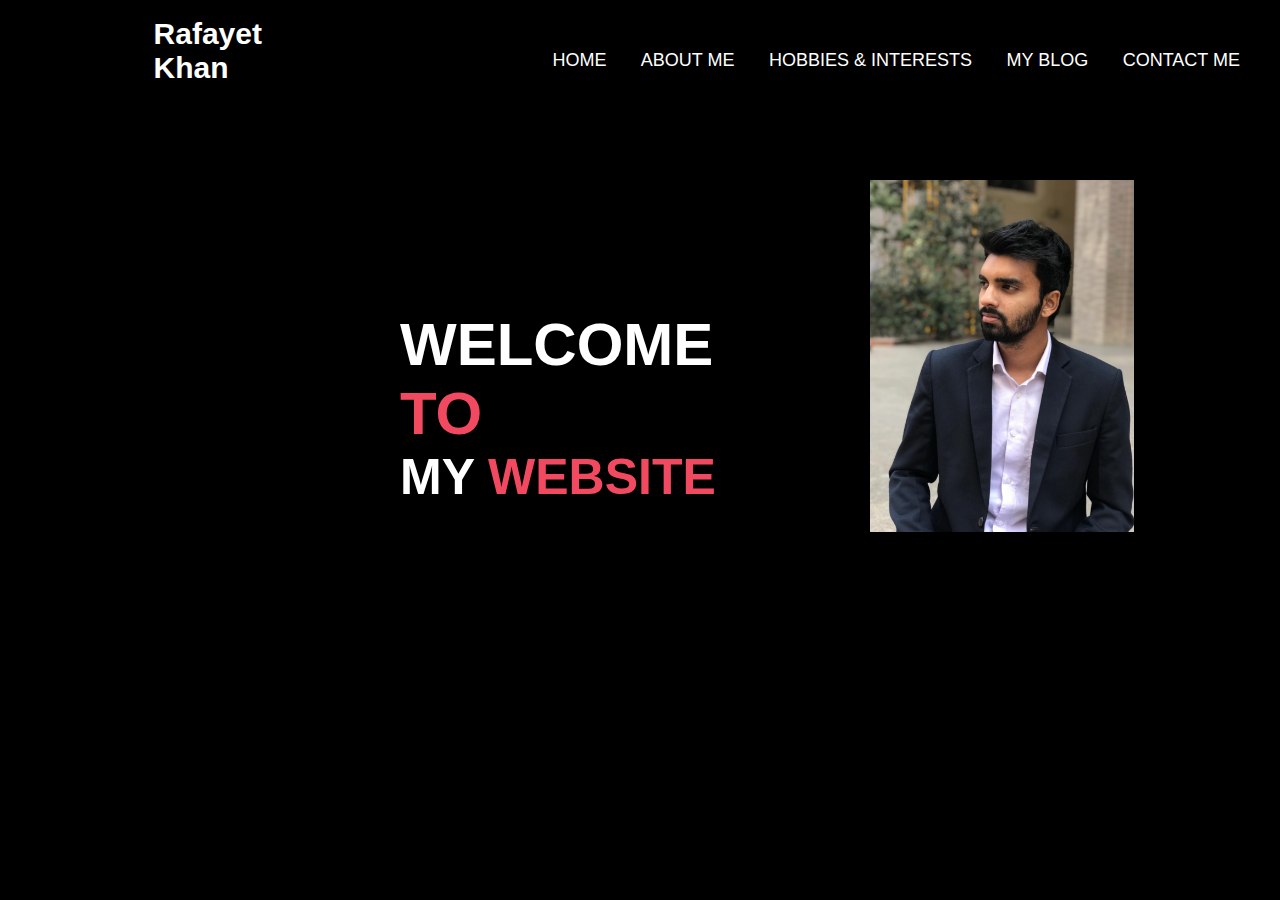
<file: index.html>
<!DOCTYPE html>
<html lang="en">
<head>
    <meta charset="UTF-8">
    <meta http-equiv="X-UA-Compatible" content="IE=edge">
    <meta name="viewport" content="width=device-width, initial-scale=1.0">
    <title>Document</title>
    <link rel="stylesheet" href="./index.css">
</head>
<body>
    <!-- Home section starts -->
    <section>
        <nav>
            <h1>Rafayet Khan</h1>
            
            <ul>
                <li><a href="./index.html">Home</a></li>
                <li><a href="./about_me.html" >About Me</a></li>
                <li><a href="./hobbies_and_interests.html">Hobbies & Interests</a></li>
                <li><a href="./my_blog.html">My Blog</a></li>
                <li><a href="./contact_me.html" >contact me</a></li>
            </ul>

        </nav>
    </section>


    <div class="banner">

        <div class="left-column">
            <h1>WELCOME <span>TO</span> </h1>
            <h3>MY <span>WEBSITE</span> </h3>
            
        </div>

        <div class="right-column">
            <img src="./images/HOME.jpg" alt="">
        </div>
    </div>

    <!-- Home section ends -->




</body>
</html>
</file>
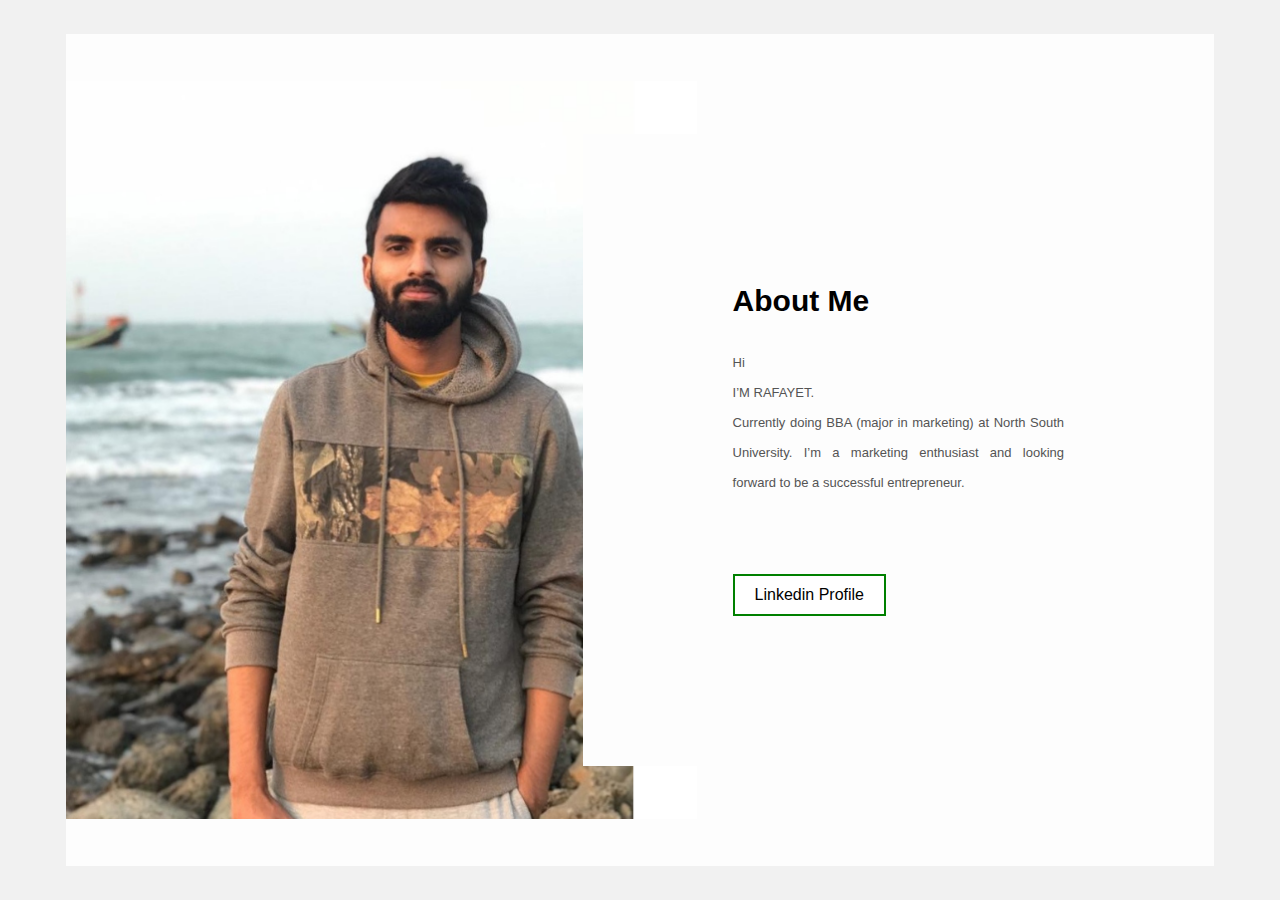
<file: about_me.html>
<!DOCTYPE html>
<html lang="en">
<head>
    <meta charset="UTF-8">
    <meta http-equiv="X-UA-Compatible" content="IE=edge">
    <meta name="viewport" content="width=device-width, initial-scale=1.0">
    <title>Document</title>
    <link rel="stylesheet" href="./css/about.css">
</head>
<body>

    
       
    <div class="about-section">
        <div class="inner-container">
            <h1>About Me</h1>
            <p class="text">
                Hi <br> I’M RAFAYET. <br>
                Currently doing BBA (major in marketing) at North South University.  I’m a marketing enthusiast and looking forward to be a successful entrepreneur. 
            </p>
            <br><br>
            <a href="https://www.linkedin.com/in/rafayet-khan-2a40881b1/" target="_blank">Linkedin Profile</a>
            <div class="skills">
                <span></span>
                <span></span>
                <span></span>
            </div>
        </div>
    </div>

   
    
</body>
</html>
</file>
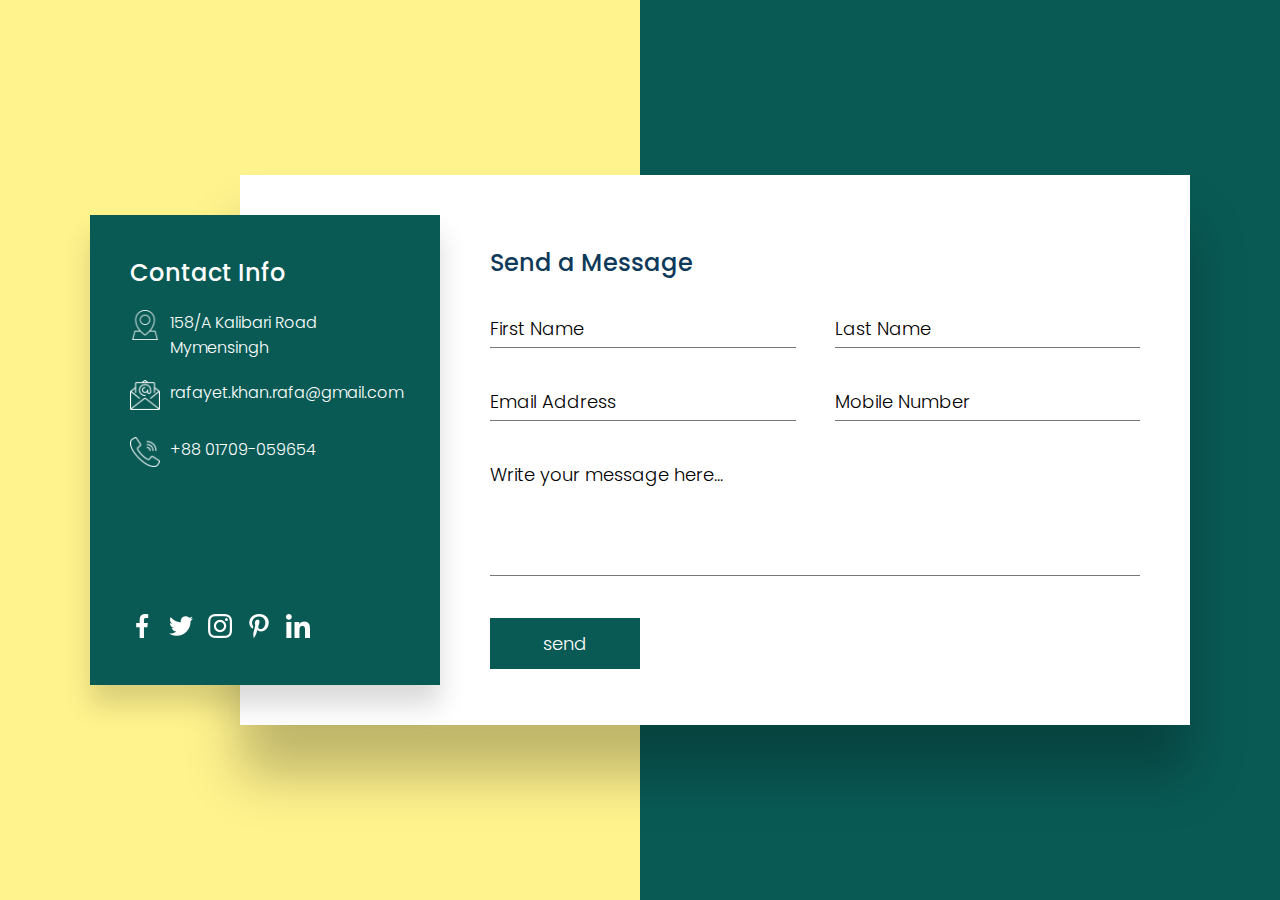
<file: contact_me.html>
<!DOCTYPE html>
<html lang="en">
<head>
    <meta charset="UTF-8">
    <meta http-equiv="X-UA-Compatible" content="IE=edge">
    <meta name="viewport" content="width=device-width, initial-scale=1.0">
    <title>Document</title>
    <link rel="stylesheet" href="./css/contact.css">
    
</head>



<body>


  <section>
    <div class="container">
      <div class="contactInfo">
        <div>
          <h2>Contact Info</h2>
          <ul class="info">

            <li>
              <span><img src="./images/location2.png" alt=""></span>
              <span>158/A Kalibari Road <br> Mymensingh</span>
            </li>

            <li>
              <span><img src="./images/mail.png" alt=""></span>
              <span>rafayet.khan.rafa@gmail.com</span>
            </li>

            <li>
              <span><img src="./images/call.png" alt=""></span>
              <span>+88 01709-059654</span>
            </li>

          </ul>
        </div>

        <ul class="sci">
          <li><a href="#"><img src="./images/1.png" alt=""></a></li>
          <li><a href="#"><img src="./images/2.png" alt=""></a></li>
          <li><a href="#"><img src="./images/3.png" alt=""></a></li>
          <li><a href="#"><img src="./images/4.png" alt=""></a></li>
          <li><a href="#"><img src="./images/5.png" alt=""></a></li>
        </ul>


      </div>

      <div class="contactForm">

        <h2>Send a Message</h2>
        <div class="formBox">

          <div class="inputBox w50">
            <input type="text" required>
            <span>First Name</span>
          </div>

          <div class="inputBox w50">
            <input type="text" required>
            <span>Last Name</span>
          </div>

          <div class="inputBox w50">
            <input type="email" required>
            <span>Email Address</span>
          </div>

          <div class="inputBox w50">
            <input type="text" required>
            <span>Mobile Number</span>
          </div>

          <div class="inputBox w100">
            <textarea  required></textarea>
            <span>Write your message here...</span>
          </div>

          <div class="inputBox w100">
            <input type="submit" value="send">
          </div>

        </div>

      </div>

    </div>
  </section>


</body>
</html>
</file>
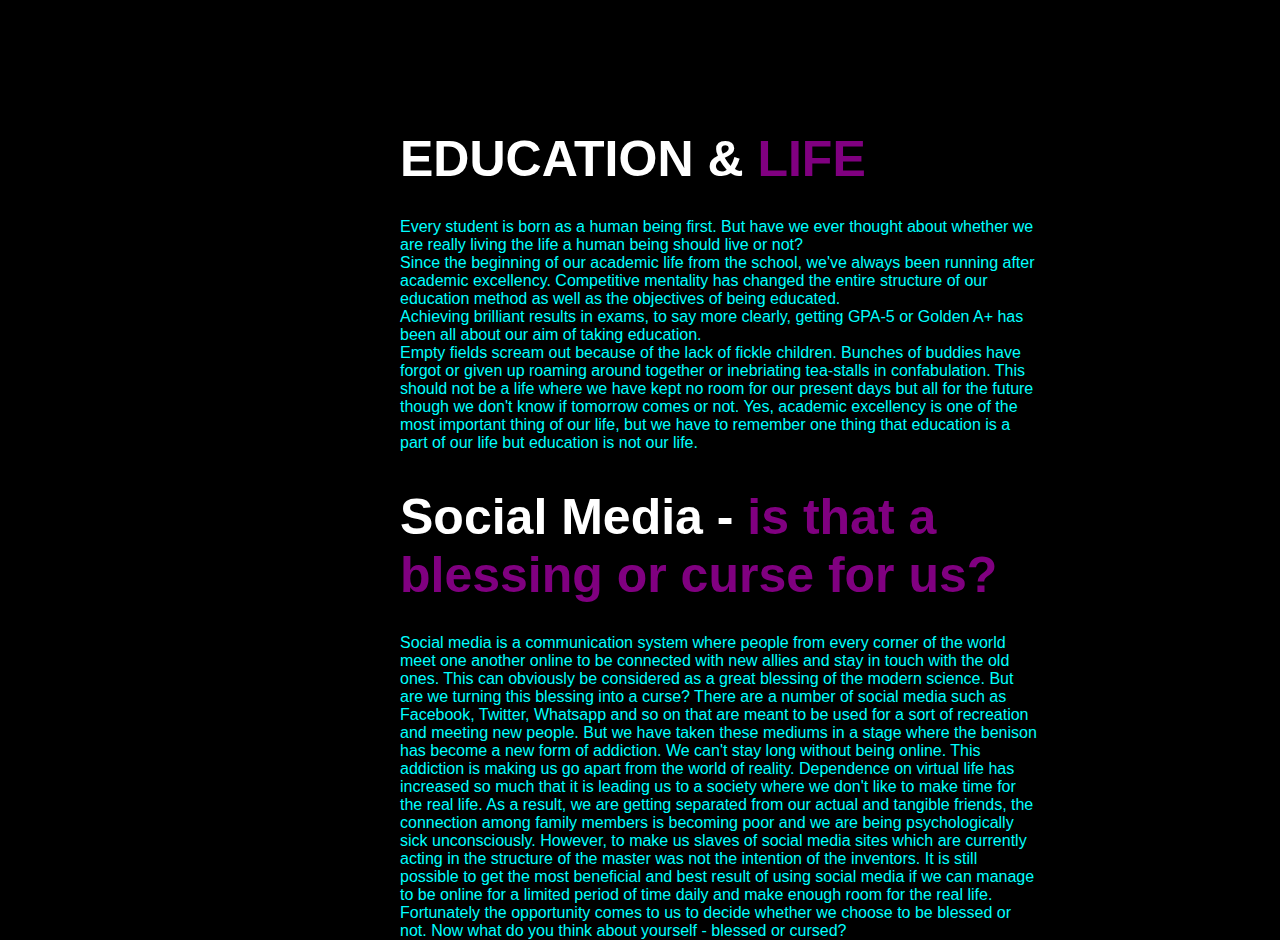
<file: my_blog.html>
<!DOCTYPE html>
<html lang="en">
<head>
    <meta charset="UTF-8">
    <meta http-equiv="X-UA-Compatible" content="IE=edge">
    <meta name="viewport" content="width=device-width, initial-scale=1.0">
    <title>Document</title>
    <link rel="stylesheet" href="./index.css">
    <link rel="stylesheet" href="./css/interests.css">
</head>
<body>

    
    <div class="banner">
        

        <div class="left-column">
            <h3>EDUCATION &  <span class="blog">LIFE</span> </h3>
            <p class="para">Every student is born as a human being first. But have we ever thought about whether we are really living the life a human being should live or not? <br>
                Since the beginning of our academic life from the school, we've always been running after academic excellency. Competitive mentality has changed the entire structure of our education method as well as the objectives of being educated.<br> 
                Achieving brilliant results in exams, to say more clearly, getting GPA-5 or Golden A+ has been all about our aim of taking education.<br>
                 Empty fields scream out because of the lack of fickle children. Bunches of buddies have forgot or given up roaming around together or inebriating tea-stalls in confabulation. This should not be a life where we have kept no room for our present days but all for the future though we don't know if tomorrow comes or not. Yes, academic excellency is one of the most important thing of our life, but we have to remember one thing that education is a part of our life but education is not our life.<br>
                </p>
                <br><br>
                <h3>
                    Social Media - 
                    <span class="blog">is that a blessing or curse for us?</span> </h3>
                    <p class="para">Social media is a communication system where people from every corner of the world meet one another online to be connected with new allies and stay in touch with the old ones. This can obviously be considered as a great blessing of the modern science. But are we turning this blessing into a curse?
                        There are a number of social media such as Facebook, Twitter, Whatsapp and so on that are meant to be used for a sort of recreation and meeting new people. But we have taken these mediums in a stage where the benison has become a new form of addiction. We can't stay long without being online. This addiction is making us go apart from the world of reality. Dependence on virtual life has increased so much that it is leading us to a society where we don't like to make time for the real life. As a result, we are getting separated from our actual and tangible friends, the connection among family members is becoming poor and we are being psychologically sick unconsciously.
                        However, to make us slaves of social media sites which are currently acting in the structure of the master was not the intention of the inventors. It is still possible to get the most beneficial and best result of using social media if we can manage to be online for a limited period of time daily and make enough room for the real life. Fortunately the opportunity comes to us to decide whether we choose to be blessed or not. Now what do you think about yourself - blessed or cursed?
                        </p>
            
        </div>

      

       
    </div>






</body>
</html>
</file>
<file: index.css>
body{
    font-family: 'Open Sans', sans-serif;
    background-color: black;
}
*{
    margin: 0;
    padding: 0;
    list-style: none;
    text-decoration: none;
}
nav{
    height: 80px;
    background: black;
    margin-top: 20px;

}
nav h1{
    width: 150px;
    position: absolute;
    top: 17px;
    left: 12%;
    color: white;
    width:20px;
    font-size: 30px;
}
nav ul{
    float: right;
    margin-right: 25px;
}
nav ul li{
    display: inline-block;
    line-height: 80px;
    margin: 0 15px;
}
nav ul li a{
    position: relative;
    color: black;
    font-size: 18px;
    padding: 5px 0;
    text-transform: uppercase;
    color: white;
}
nav ul li a:hover{
    color: #18BA99;
    text-decoration: underline;
}


.banner {
    display: flex;
    margin-top:80px;
}
.left-column, .right-column {
    flex-basis: 50%;
}
.right-column img {
    width: 60%;
    margin-left: 30px;
}

.left-column{
    margin-left:400px;
    margin-top:50px;
}
.left-column h1{
    margin-right: 45px;
    margin-top: 80px;
    font-size:60px;
    color: white;
}
.left-column h3{
    font-size:50px;
    color: white;
   
}
.left-column p{
    margin-top:30px;
   
}
span{
    color: #f14a60;
}

.hobby{
    color: blue;
}
.extra-color{
    background-color:#FF7F27;
    color: white;
}
.blog{
    color: purple;
}
</file>
<file: css/about.css>
*{
    margin: 0;
    padding: 0;
    font-family: "Open Sans",sans-serif;
    box-sizing: border-box;
}

body{
    min-height: 100vh;
    display: flex;
    align-items: center;
    justify-content: center;
    background-color: #f1f1f1;
}

.about-section{
    background: url(../about2.png) no-repeat left;
    background-size: 55%;
    background-color: #fdfdfd;
    overflow: hidden;
    padding: 100px 0;
}

.inner-container{
    width: 55%;
    float: right;
    background-color: #fdfdfd;
    padding: 150px;
}

.inner-container h1{
    margin-bottom: 30px;
    font-size: 30px;
    font-weight: 900;
}

.text{
    font-size: 13px;
    color: #545454;
    line-height: 30px;
    text-align: justify;
    margin-bottom: 40px;
}

a:link, a:visited {
    background-color: white;
    color: black;
    border: 2px solid green;
    padding: 10px 20px;
    text-align: center;
    text-decoration: none;
    display: inline-block;
  }
  a:hover, a:active {
    background-color: green;
    color: white;
  }
.skills{
    display: flex;
    justify-content: space-between;
    font-weight: 700;
    font-size: 13px;
}

@media screen and (max-width:1200px){
    .inner-container{
        padding: 80px;
    }
}

@media screen and (max-width:1000px){
    .about-section{
        background-size: 100%;
        padding: 100px 40px;
    }
    .inner-container{
        width: 100%;
    }
}

@media screen and (max-width:600px){
    .about-section{
        padding: 0;
    }
    .inner-container{
        padding: 60px;
    }
}
</file>
<file: css/contact.css>
@import url("https://fonts.googleapis.com/css2?family=Poppins:wght@100;200;300;400;500;600;700;800&display=swap");

*{
  margin: 0;
  padding: 0;
  box-sizing: border-box;
  font-family: 'Poppins', sans-serif;
}
section{
  display:flex;
  justify-content:center;
  align-items:center;
  min-height: 100vh;
  background: #095a55;
}
section::before{
  content: "";
  position: absolute;
  top: 0;
  left: 0;
  width: 50%;
  height: 100%;
  background: #fff38e;
}
.container{
  position: relative;
  min-width:1100px;
  min-height: 550px;
  display: flex;
  z-index: 1000;
  
}
.container .contactInfo{
  position: absolute;
  top: 40px;
  width: 350px;
  height: calc(100% - 80px);
  background: #095a55;
  z-index: 1;
  padding: 40px;
  display: flex;
  justify-content:center;
  flex-direction: column;
  justify-content: space-between;
  box-shadow: 0 20px 25px rgba(0,0,0,0.15);
}
.container .contactInfo h2{
  color: #fff;
  font-size: 24px;
  font-weight: 500;
}
.container .contactInfo ul.info{
  position: relative;
  margin: 20px 0;
}
.container .contactInfo ul.info li{
  position: relative;
  list-style: none;
  display: flex;
  margin: 20px 0;
  cursor: pointer;
  align-items:flex-start;
}
.container .contactInfo ul.info li span:nth-child(1){
  width: 30px;
  min-width: 30px;
}
.container .contactInfo ul.info li span:nth-child(1) img{
  max-width: 100%;
  filter: invert(1);
}
.container .contactInfo ul.info li span:nth-child(2){
  color: #fff;
  margin-left: 10px;
  font-weight: 300;
}
.container .contactInfo ul.sci{
  position: relative;
  display: flex;
}
.container .contactInfo ul.sci li {
  list-style: none;
  margin-right: 15px;
}
.container .contactInfo ul.sci li a{
  text-decoration: none;
}
.container .contactInfo ul.sci li a img{
  filter: invert(1);
}






.container .contactForm{
  position: absolute;
  padding: 70px 50px;
  padding-left: 250px;
  margin-left: 150px;
  width: calc(100% - 150px);
  height:100%;
  background: #fff;
  box-shadow: 0 50px 50px rgba(0,0,0,0.25);
}
.container .contactForm h2{
  color: #0f3959;
  font-size:24px;
  font-weight: 500;
}
.container .contactForm .formBox{
  position: relative;
  display: flex;
  justify-content:space-between;
  flex-wrap: wrap;
  padding-top: 30px;
}
.container .contactForm .formBox .inputBox{
  position: relative;
  margin-bottom: 35px;
}
.container .contactForm .formBox .inputBox.w50
{
  width: 47%;
}
.container .contactForm .formBox .inputBox.w100
{
  width: 100%;
}
.container .contactForm .formBox .inputBox input,
.container .contactForm .formBox .inputBox textarea
{
  width: 100%;
  resize:none;
  padding: 5px 0;
  font-size: 18px;
  font-weight: 300;
  color: #333;
  border: none;
  outline: none;
  border-bottom: 1px solid #777;
}
.container .contactForm .formBox .inputBox textarea{
  height: 120px;
}
.container .contactForm .formBox .inputBox span {
  position: absolute;
  left: 0;
  padding: 5px 0;
  pointer-events: none;
  font-size: 18px;
  font-weight: 300;
  transition: 0.3s;
}

.container .contactForm .formBox .inputBox input:focus ~ span,
.container .contactForm .formBox .inputBox input:valid ~ span,
.container .contactForm .formBox .inputBox textarea:focus ~ span,
.container .contactForm .formBox .inputBox textarea:valid ~ span
{
  transform: translateY(-20px);
  font-size: 12px;
  font-weight: 400;
  letter-spacing: 1px;
  color: #095a55;
  font-weight: 500;
}
.container .contactForm .formBox .inputBox input[type="submit"]{
  position: relative;
  cursor: pointer;
  background: #095a55;
  color: #fff;
  border: none;
  max-width: 150px;
  padding: 12px;
}
.container .contactForm .formBox .inputBox input[type="submit"]:hover{
  background: #0d948b;
}






@media (max-width: 1200px){
  .container{
    width: 90%;
    min-width: auto;
    margin: 20px;
    box-shadow: 0 20px 50px rgba(0,0,0,0.2);
  }
  .contactInfo{
    top: 0;
    height: 500px;
    position: relative;
    box-shadow: none;
  }
  .container .contactForm{
    position: relative;
    width: calc(100% - 350px);
    padding-left: 0;
    margin-left: 0;
    height: 550px;
    box-shadow: none;
  }
}
@media (max-width: 991px){
  section {
    background: #fff38e;
  }
  section::before{
    display: none;
  }
  .container{
    display: flex;
    flex-direction: column-reverse;
  }
  .container .contactForm{
    width: 100%;
    height:auto;
  }
  .container .contactInfo{
    width: 100%;
    height:auto;
    flex-direction: row;
  }
  .container .contactInfo ul.sci{
    position: relative;
    display: flex;
    justify-content: center;
    align-items: center;
  }
}
@media (max-width: 600px){
  .container .contactForm{
    padding: 25px;
  }
  .container .contactInfo{
    padding: 25px;
    flex-direction: column;
    align-items: flex-start;
  }
  .container .contactInfo ul.sci{
    margin-top: 40px;
  }
  .container .contactForm .formBox .inputBox.w50 {
    width: 100%;
  }
}
</file>
<file: css/interests.css>
.para{
    color: aqua;
}
</file>
